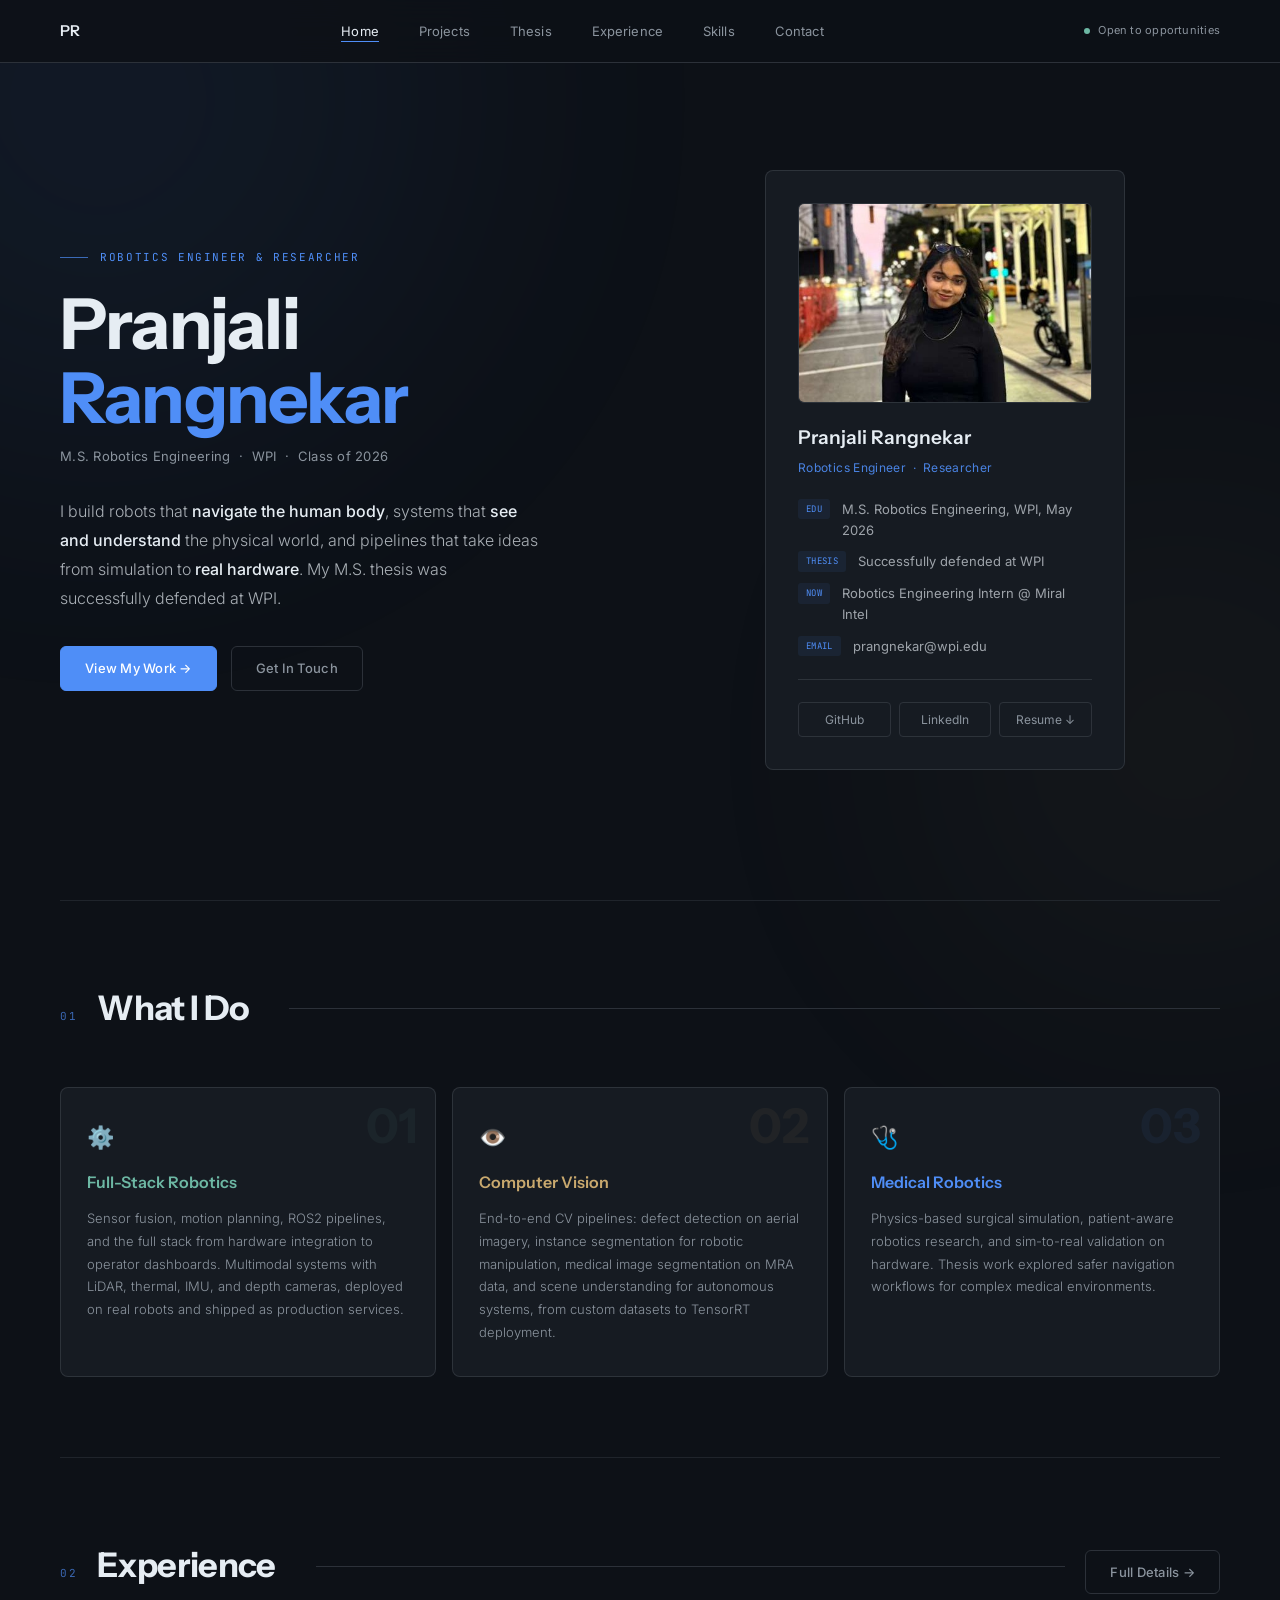
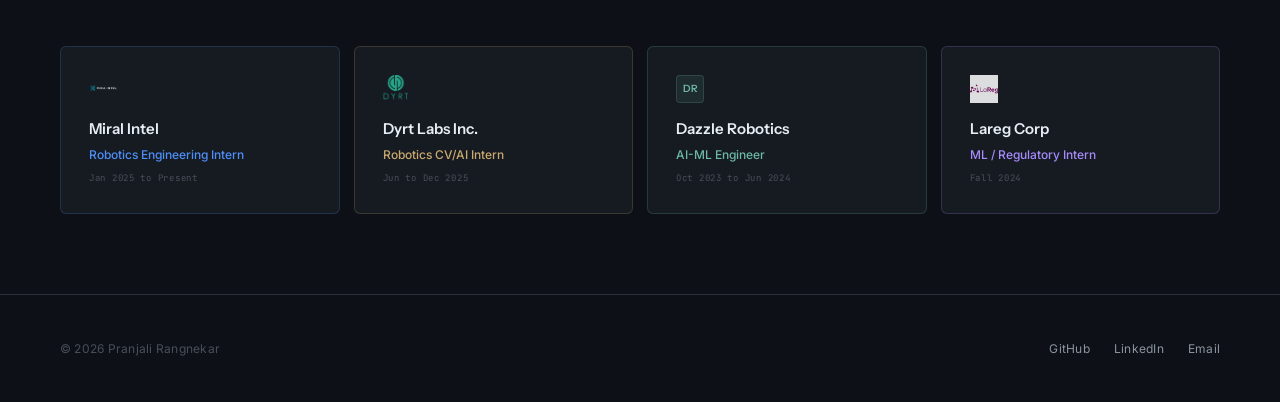
<file: index.html>
<!DOCTYPE html>
<html lang="en">
<head>
<meta charset="UTF-8">
<meta name="viewport" content="width=device-width, initial-scale=1.0">
<title>Pranjali Rangnekar | Robotics Engineer</title>
<link rel="stylesheet" href="css/style.css">
<style>
  /* ---- HERO ---- */
  .hero {
    min-height: 100vh;
    display: grid;
    grid-template-columns: 1fr 1fr;
    align-items: center;
    padding: 120px 60px 80px;
    gap: 60px;
    position: relative;
    z-index: 1;
  }
  .hero-eyebrow {
    font-family: 'JetBrains Mono', monospace;
    font-size: 11px;
    color: var(--accent);
    letter-spacing: 0.15em;
    text-transform: uppercase;
    margin-bottom: 22px;
    display: flex;
    align-items: center;
    gap: 12px;
    opacity: 0.85;
    animation: fadeUp 0.8s ease 0.2s both;
  }
  .hero-eyebrow::before { content: ''; width: 28px; height: 1px; background: var(--accent); opacity: 0.7; }
  .hero-name {
    font-family: 'Instrument Sans', sans-serif;
    font-size: clamp(44px, 5.5vw, 74px);
    font-weight: 700;
    line-height: 1.05;
    letter-spacing: -0.025em;
    margin-bottom: 10px;
    animation: fadeUp 0.8s ease 0.4s both;
  }
  .hero-name .grad {
    display: block;
    color: var(--accent);
  }
  .hero-subtitle {
    font-family: 'Inter', sans-serif;
    font-size: 13px;
    font-weight: 400;
    color: var(--text-muted);
    letter-spacing: 0.02em;
    margin-bottom: 30px;
    animation: fadeUp 0.8s ease 0.6s both;
  }
  .hero-bio {
    font-size: 16px;
    font-weight: 300;
    color: rgba(230,237,243,0.72);
    line-height: 1.8;
    max-width: 480px;
    margin-bottom: 34px;
    animation: fadeUp 0.8s ease 0.8s both;
  }
  .hero-bio strong { color: var(--text); font-weight: 500; }
  .hero-tags {
    display: flex;
    flex-wrap: wrap;
    gap: 8px;
    margin-bottom: 40px;
    animation: fadeUp 0.8s ease 1.0s both;
  }
  .hero-tag {
    font-family: 'Inter', sans-serif;
    font-size: 12px;
    font-weight: 400;
    padding: 5px 13px;
    border: 1px solid;
    border-radius: 4px;
    letter-spacing: 0.01em;
    transition: all 0.2s;
  }
  .hero-tag:hover { background: rgba(255,255,255,0.04); transform: translateY(-1px); }
  .hero-tag-blue  { border-color: rgba(79,142,247,0.3);   color: var(--accent); }
  .hero-tag-red   { border-color: rgba(201,169,110,0.3);  color: var(--accent2); }
  .hero-tag-green { border-color: rgba(109,184,164,0.3);  color: var(--accent3); }
  .hero-cta {
    display: flex;
    gap: 14px;
    animation: fadeUp 0.8s ease 1.2s both;
    align-items: flex-start;
  }
  .btn-dropdown { position: relative; }
  .btn-dropdown-menu {
    display: none;
    position: absolute;
    top: calc(100% + 8px);
    left: 0;
    background: var(--surface2);
    border: 1px solid var(--border);
    border-radius: 6px;
    overflow: hidden;
    min-width: 180px;
    z-index: 50;
    box-shadow: 0 12px 32px rgba(0,0,0,0.35);
  }
  .btn-dropdown:hover .btn-dropdown-menu,
  .btn-dropdown-menu:hover { display: block; }
  .btn-dropdown-menu a {
    display: block;
    padding: 12px 18px;
    font-family: 'Inter', sans-serif;
    font-size: 13px;
    font-weight: 400;
    color: var(--text-muted);
    text-decoration: none;
    border-bottom: 1px solid var(--border);
    transition: background 0.15s, color 0.15s;
    letter-spacing: 0.01em;
  }
  .btn-dropdown-menu a:last-child { border-bottom: none; }
  .btn-dropdown-menu a:hover { background: rgba(79,142,247,0.08); color: var(--text); }
  .btn-dropdown-menu a span {
    display: block;
    font-family: 'JetBrains Mono', monospace;
    font-size: 9px;
    color: var(--text-dim);
    letter-spacing: 0.1em;
    margin-top: 2px;
  }

  /* ---- PROFILE CARD ---- */
  .hero-right {
    display: flex;
    flex-direction: column;
    align-items: center;
    gap: 20px;
    animation: fadeIn 1s ease 0.6s both;
  }
  .profile-card {
    width: 100%;
    max-width: 360px;
    background: var(--surface);
    border: 1px solid var(--border);
    padding: 32px;
    position: relative;
    border-radius: 8px;
  }
  .profile-photo {
    width: 100%;
    height: 200px;
    border-radius: 6px;
    border: 1px solid var(--border);
    margin-bottom: 20px;
    overflow: hidden;
  }
  .profile-photo img {
    width: 100%; height: 100%;
    object-fit: cover;
    object-position: center top;
    display: block;
  }
  .profile-logos {
    display: flex;
    align-items: center;
    gap: 14px;
    flex-wrap: wrap;
    margin-top: 16px;
    padding-top: 16px;
    border-top: 1px solid var(--border);
  }
  .profile-logos img {
    height: 22px;
    width: auto;
    max-width: 80px;
    object-fit: contain;
    opacity: 0.7;
    filter: grayscale(20%);
    transition: opacity 0.2s;
  }
  .profile-logos img:hover { opacity: 1; }
  .profile-name { font-family: 'Instrument Sans', sans-serif; font-size: 19px; font-weight: 600; margin-bottom: 4px; }
  .profile-role { font-family: 'Inter', sans-serif; font-size: 12px; color: var(--accent); letter-spacing: 0.03em; margin-bottom: 22px; opacity: 0.9; }
  .profile-details { display: flex; flex-direction: column; gap: 11px; }
  .profile-detail { display: flex; align-items: flex-start; gap: 12px; font-size: 13px; color: rgba(230,237,243,0.65); }
  .detail-tag {
    font-family: 'JetBrains Mono', monospace;
    font-size: 9px;
    color: var(--accent);
    background: rgba(79,142,247,0.08);
    padding: 3px 8px;
    border-radius: 3px;
    white-space: nowrap;
    flex-shrink: 0;
    letter-spacing: 0.04em;
  }
  .profile-links {
    display: flex;
    gap: 8px;
    margin-top: 22px;
    padding-top: 22px;
    border-top: 1px solid var(--border);
  }
  .profile-links a {
    font-family: 'Inter', sans-serif;
    font-size: 12px;
    font-weight: 400;
    color: var(--text-muted);
    text-decoration: none;
    padding: 7px 14px;
    border: 1px solid var(--border);
    flex: 1;
    text-align: center;
    transition: all 0.2s;
    border-radius: 4px;
  }
  .profile-links a:hover { color: var(--text); border-color: rgba(79,142,247,0.35); background: rgba(79,142,247,0.05); }
  .stats-row {
    display: grid;
    grid-template-columns: repeat(3, 1fr);
    width: 100%;
    max-width: 360px;
    border: 1px solid var(--border);
    background: var(--surface);
    border-radius: 8px;
    overflow: hidden;
  }
  .stat { padding: 16px 10px; text-align: center; border-right: 1px solid var(--border); }
  .stat:last-child { border-right: none; }
  .stat-n { font-family: 'Instrument Sans', sans-serif; font-size: 26px; font-weight: 700; color: var(--accent); line-height: 1; margin-bottom: 5px; }
  .stat-l { font-family: 'Inter', sans-serif; font-size: 10px; color: var(--text-dim); letter-spacing: 0.03em; line-height: 1.4; }

  /* ---- SPECIALIZATIONS ---- */
  .spec-grid { display: grid; grid-template-columns: repeat(3, 1fr); gap: 16px; }
  .spec-card {
    background: var(--surface);
    border: 1px solid var(--border);
    padding: 32px 26px;
    border-radius: 8px;
    position: relative;
    overflow: hidden;
    transition: border-color 0.3s, box-shadow 0.3s;
  }
  .spec-card::before {
    content: '';
    position: absolute;
    top: 0; left: 0; right: 0;
    height: 2px;
    background: var(--sc-accent, var(--accent));
    opacity: 0;
    transition: opacity 0.3s;
  }
  .spec-card:hover { border-color: rgba(79,142,247,0.2); box-shadow: 0 8px 30px rgba(0,0,0,0.2); }
  .spec-card:hover::before { opacity: 1; }
  .spec-bg-num {
    font-family: 'Instrument Sans', sans-serif;
    font-size: 48px;
    font-weight: 700;
    color: var(--sc-accent, var(--accent));
    opacity: 0.06;
    position: absolute;
    top: 14px; right: 18px;
    line-height: 1;
  }
  .spec-icon { font-size: 22px; margin-bottom: 14px; display: block; }
  .spec-title { font-family: 'Instrument Sans', sans-serif; font-size: 16px; font-weight: 600; margin-bottom: 12px; }
  .spec-desc { font-size: 13px; color: var(--text-muted); line-height: 1.75; font-weight: 300; }

  /* ---- PROJECTS PREVIEW ---- */
  .projects-row { display: grid; grid-template-columns: repeat(3, 1fr); gap: 16px; }
  .proj-preview {
    background: var(--surface);
    border: 1px solid var(--border);
    padding: 26px;
    text-decoration: none;
    color: inherit;
    display: block;
    transition: all 0.3s;
    position: relative;
    border-radius: 8px;
  }
  .proj-preview:hover { border-color: rgba(79,142,247,0.3); transform: translateY(-3px); box-shadow: 0 16px 40px rgba(0,0,0,0.3); }
  .proj-cat { font-family: 'JetBrains Mono', monospace; font-size: 9px; color: var(--pp-color, var(--accent)); letter-spacing: 0.12em; text-transform: uppercase; margin-bottom: 12px; opacity: 0.85; }
  .proj-title { font-family: 'Instrument Sans', sans-serif; font-size: 16px; font-weight: 600; margin-bottom: 10px; line-height: 1.3; }
  .proj-desc { font-size: 13px; color: var(--text-muted); line-height: 1.65; margin-bottom: 18px; font-weight: 300; }
  .proj-arrow { position: absolute; top: 18px; right: 18px; opacity: 0.2; color: var(--pp-color, var(--accent)); font-size: 14px; transition: all 0.2s; }
  .proj-preview:hover .proj-arrow { opacity: 0.8; transform: translate(2px, -2px); }

  @keyframes fadeUp  { from { opacity: 0; transform: translateY(20px); } to { opacity: 1; transform: translateY(0); } }
  @keyframes fadeIn  { from { opacity: 0; } to { opacity: 1; } }

  @media (max-width: 900px) {
    .hero { grid-template-columns: 1fr; padding: 100px 24px 60px; }
    .hero-right { display: none; }
    .spec-grid { grid-template-columns: 1fr; }
    .projects-row { grid-template-columns: 1fr; }
  }
</style>
</head>
<body>

<div class="orb orb-1"></div>
<div class="orb orb-2"></div>

<nav>
  <a href="index.html" class="nav-logo">PR</a>
  <ul class="nav-links">
    <li><a href="index.html" class="active">Home</a></li>
    <li><a href="cv-projects.html">Projects</a></li>
    <li><a href="thesis.html">Thesis</a></li>
    <li><a href="experience.html">Experience</a></li>
    <li><a href="hardware.html">Skills</a></li>
    <li><a href="mailto:prangnekar@wpi.edu">Contact</a></li>
  </ul>
  <div class="nav-status">
    <div class="status-dot"></div>
    Open to opportunities
  </div>
</nav>

<!-- HERO -->
<section class="hero">
  <div>
    <div class="hero-eyebrow">Robotics Engineer &amp; Researcher</div>
    <h1 class="hero-name">
      Pranjali
      <span class="grad">Rangnekar</span>
    </h1>
    <div class="hero-subtitle">M.S. Robotics Engineering &nbsp;·&nbsp; WPI &nbsp;·&nbsp; Class of 2026</div>
    <p class="hero-bio">
      I build robots that <strong>navigate the human body</strong>, systems that <strong>see and understand</strong> the physical world, and pipelines that take ideas from simulation to <strong>real hardware</strong>. My M.S. thesis was successfully defended at WPI.
    </p>
    <div class="hero-cta">
      <a href="cv-projects.html" class="btn btn-primary">View My Work →</a>
      <a href="mailto:prangnekar@wpi.edu" class="btn btn-outline">Get In Touch</a>
    </div>
  </div>

  <div class="hero-right">
    <div class="profile-card">
      <div class="profile-photo">
        <img src="images/profile.jpeg" alt="Pranjali Rangnekar">
      </div>
      <div class="profile-name">Pranjali Rangnekar</div>
      <div class="profile-role">Robotics Engineer &nbsp;·&nbsp; Researcher</div>
      <div class="profile-details">
        <div class="profile-detail"><span class="detail-tag">EDU</span>M.S. Robotics Engineering, WPI, May 2026</div>
        <div class="profile-detail"><span class="detail-tag">THESIS</span>Successfully defended at WPI</div>
        <div class="profile-detail"><span class="detail-tag">NOW</span>Robotics Engineering Intern @ Miral Intel</div>
        <div class="profile-detail"><span class="detail-tag">EMAIL</span>prangnekar@wpi.edu</div>
      </div>
      <div class="profile-links">
        <a href="https://github.com/pranjalirangnekar" target="_blank">GitHub</a>
        <a href="#" target="_blank">LinkedIn</a>
        <a href="resources/Pranjali_Rangnekar_General_Robotics.pdf" download="Pranjali_Rangnekar_Resume.pdf">Resume ↓</a>
      </div>
    </div>
  </div>
</section>

<div class="section-divider"><div class="divider-line"></div></div>

<!-- WHAT I DO -->
<section class="section">
  <div class="section-header fade-in">
    <span class="section-num">01</span>
    <h2 class="section-title">What I Do</h2>
    <div class="section-line"></div>
  </div>
  <div class="spec-grid">
    <div class="spec-card fade-in" style="--sc-accent:#6db8a4">
      <span class="spec-bg-num">01</span>
      <span class="spec-icon">⚙️</span>
      <div class="spec-title" style="color:var(--accent3)">Full-Stack Robotics</div>
      <p class="spec-desc">Sensor fusion, motion planning, ROS2 pipelines, and the full stack from hardware integration to operator dashboards. Multimodal systems with LiDAR, thermal, IMU, and depth cameras, deployed on real robots and shipped as production services.</p>
    </div>
    <div class="spec-card fade-in" style="--sc-accent:#c9a96e">
      <span class="spec-bg-num">02</span>
      <span class="spec-icon">👁️</span>
      <div class="spec-title" style="color:var(--accent2)">Computer Vision</div>
      <p class="spec-desc">End-to-end CV pipelines: defect detection on aerial imagery, instance segmentation for robotic manipulation, medical image segmentation on MRA data, and scene understanding for autonomous systems, from custom datasets to TensorRT deployment.</p>
    </div>
    <div class="spec-card fade-in" style="--sc-accent:#4f8ef7">
      <span class="spec-bg-num">03</span>
      <span class="spec-icon">🩺</span>
      <div class="spec-title" style="color:var(--accent)">Medical Robotics</div>
      <p class="spec-desc">Physics-based surgical simulation, patient-aware robotics research, and sim-to-real validation on hardware. Thesis work explored safer navigation workflows for complex medical environments.</p>
    </div>
  </div>
</section>

<div class="section-divider"><div class="divider-line"></div></div>

<!-- QUICK EX STRIP -->
<section class="section">
  <div class="section-header fade-in">
    <span class="section-num">02</span>
    <h2 class="section-title">Experience</h2>
    <div class="section-line"></div>
    <a href="experience.html" class="btn btn-outline" style="margin-left:auto;white-space:nowrap">Full Details →</a>
  </div>
  <div style="display:grid;grid-template-columns:repeat(4,1fr);gap:14px;">

    <div class="card fade-in" style="border-color:rgba(79,142,247,0.2)">
      <div style="display:flex;align-items:center;gap:12px;margin-bottom:14px">
        <img src="images/mira_intel_logo.png" alt="Miral Intel" style="height:28px;width:auto;max-width:72px;object-fit:contain;opacity:0.85">
      </div>
      <div style="font-family:'Instrument Sans',sans-serif;font-size:15px;font-weight:600;margin-bottom:4px">Miral Intel</div>
      <div style="font-family:'Inter',sans-serif;font-size:12px;color:var(--accent);margin-bottom:6px;font-weight:500">Robotics Engineering Intern</div>
      <div style="font-family:'JetBrains Mono',monospace;font-size:9px;color:var(--text-dim);letter-spacing:.08em">Jan 2025 to Present</div>
    </div>

    <div class="card fade-in" style="border-color:rgba(201,169,110,0.2)">
      <div style="display:flex;align-items:center;gap:12px;margin-bottom:14px">
        <img src="images/Dyrt_Labs_Inc_logo.png" alt="Dyrt Labs" style="height:28px;width:auto;max-width:72px;object-fit:contain;opacity:0.85">
      </div>
      <div style="font-family:'Instrument Sans',sans-serif;font-size:15px;font-weight:600;margin-bottom:4px">Dyrt Labs Inc.</div>
      <div style="font-family:'Inter',sans-serif;font-size:12px;color:var(--accent2);margin-bottom:6px;font-weight:500">Robotics CV/AI Intern</div>
      <div style="font-family:'JetBrains Mono',monospace;font-size:9px;color:var(--text-dim);letter-spacing:.08em">Jun to Dec 2025</div>
    </div>

    <div class="card fade-in" style="border-color:rgba(109,184,164,0.2)">
      <div style="display:flex;align-items:center;gap:12px;margin-bottom:14px">
        <div style="height:28px;width:28px;background:rgba(109,184,164,0.1);border:1px solid rgba(109,184,164,0.2);border-radius:4px;display:flex;align-items:center;justify-content:center;font-family:'Instrument Sans',sans-serif;font-size:10px;font-weight:600;color:#6db8a4">DR</div>
      </div>
      <div style="font-family:'Instrument Sans',sans-serif;font-size:15px;font-weight:600;margin-bottom:4px">Dazzle Robotics</div>
      <div style="font-family:'Inter',sans-serif;font-size:12px;color:var(--accent3);margin-bottom:6px;font-weight:500">AI-ML Engineer</div>
      <div style="font-family:'JetBrains Mono',monospace;font-size:9px;color:var(--text-dim);letter-spacing:.08em">Oct 2023 to Jun 2024</div>
    </div>

    <div class="card fade-in" style="border-color:rgba(167,139,250,0.2)">
      <div style="display:flex;align-items:center;gap:12px;margin-bottom:14px">
        <img src="images/lareg_corp_logo.jpg" alt="Lareg Corp" style="height:28px;width:auto;max-width:72px;object-fit:contain;opacity:0.85">
      </div>
      <div style="font-family:'Instrument Sans',sans-serif;font-size:15px;font-weight:600;margin-bottom:4px">Lareg Corp</div>
      <div style="font-family:'Inter',sans-serif;font-size:12px;color:var(--accent4);margin-bottom:6px;font-weight:500">ML / Regulatory Intern</div>
      <div style="font-family:'JetBrains Mono',monospace;font-size:9px;color:var(--text-dim);letter-spacing:.08em">Fall 2024</div>
    </div>

  </div>
</section>

<footer>
  <div class="footer-left">© 2026 Pranjali Rangnekar</div>
  <div class="footer-links">
    <a href="https://github.com/pranjalirangnekar" class="footer-link" target="_blank">GitHub</a>
    <a href="#" class="footer-link">LinkedIn</a>
    <a href="mailto:prangnekar@wpi.edu" class="footer-link">Email</a>
  </div>
</footer>

<script src="js/main.js"></script>
</body>
</html>
</file>
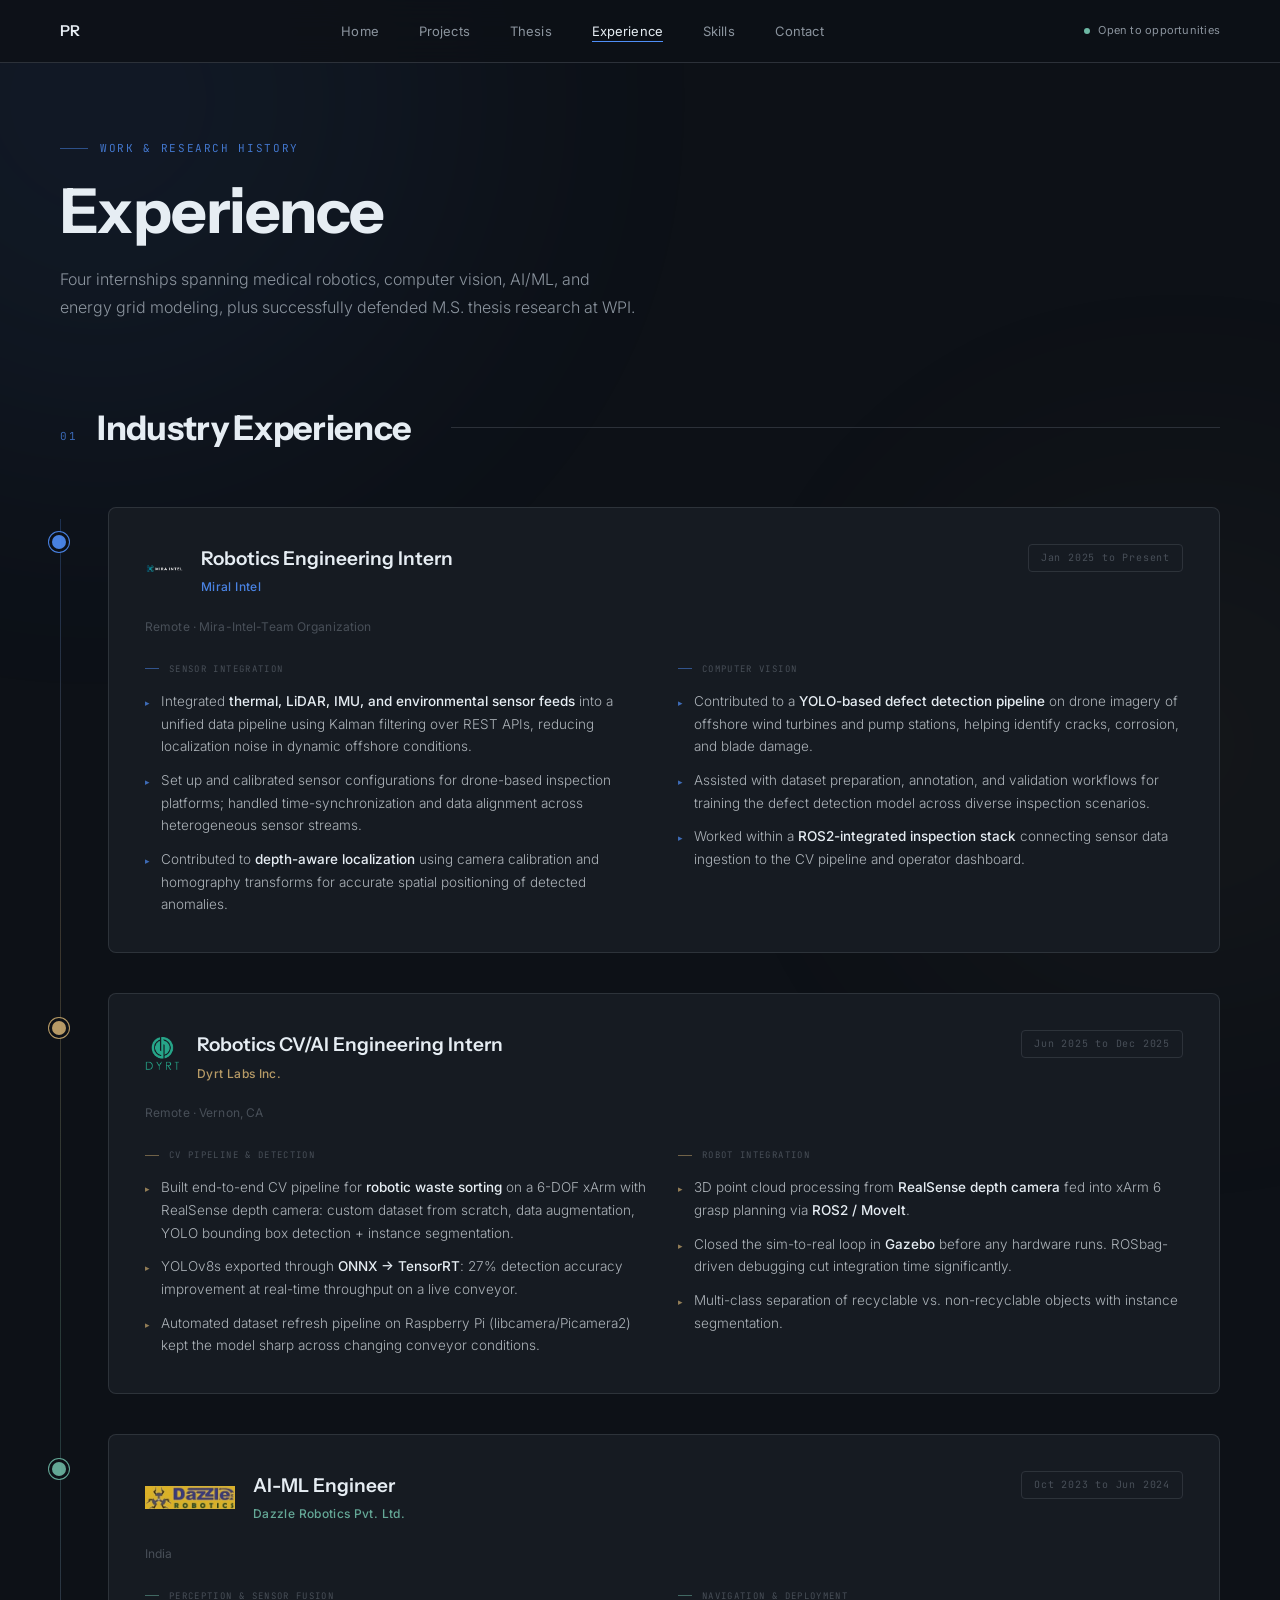
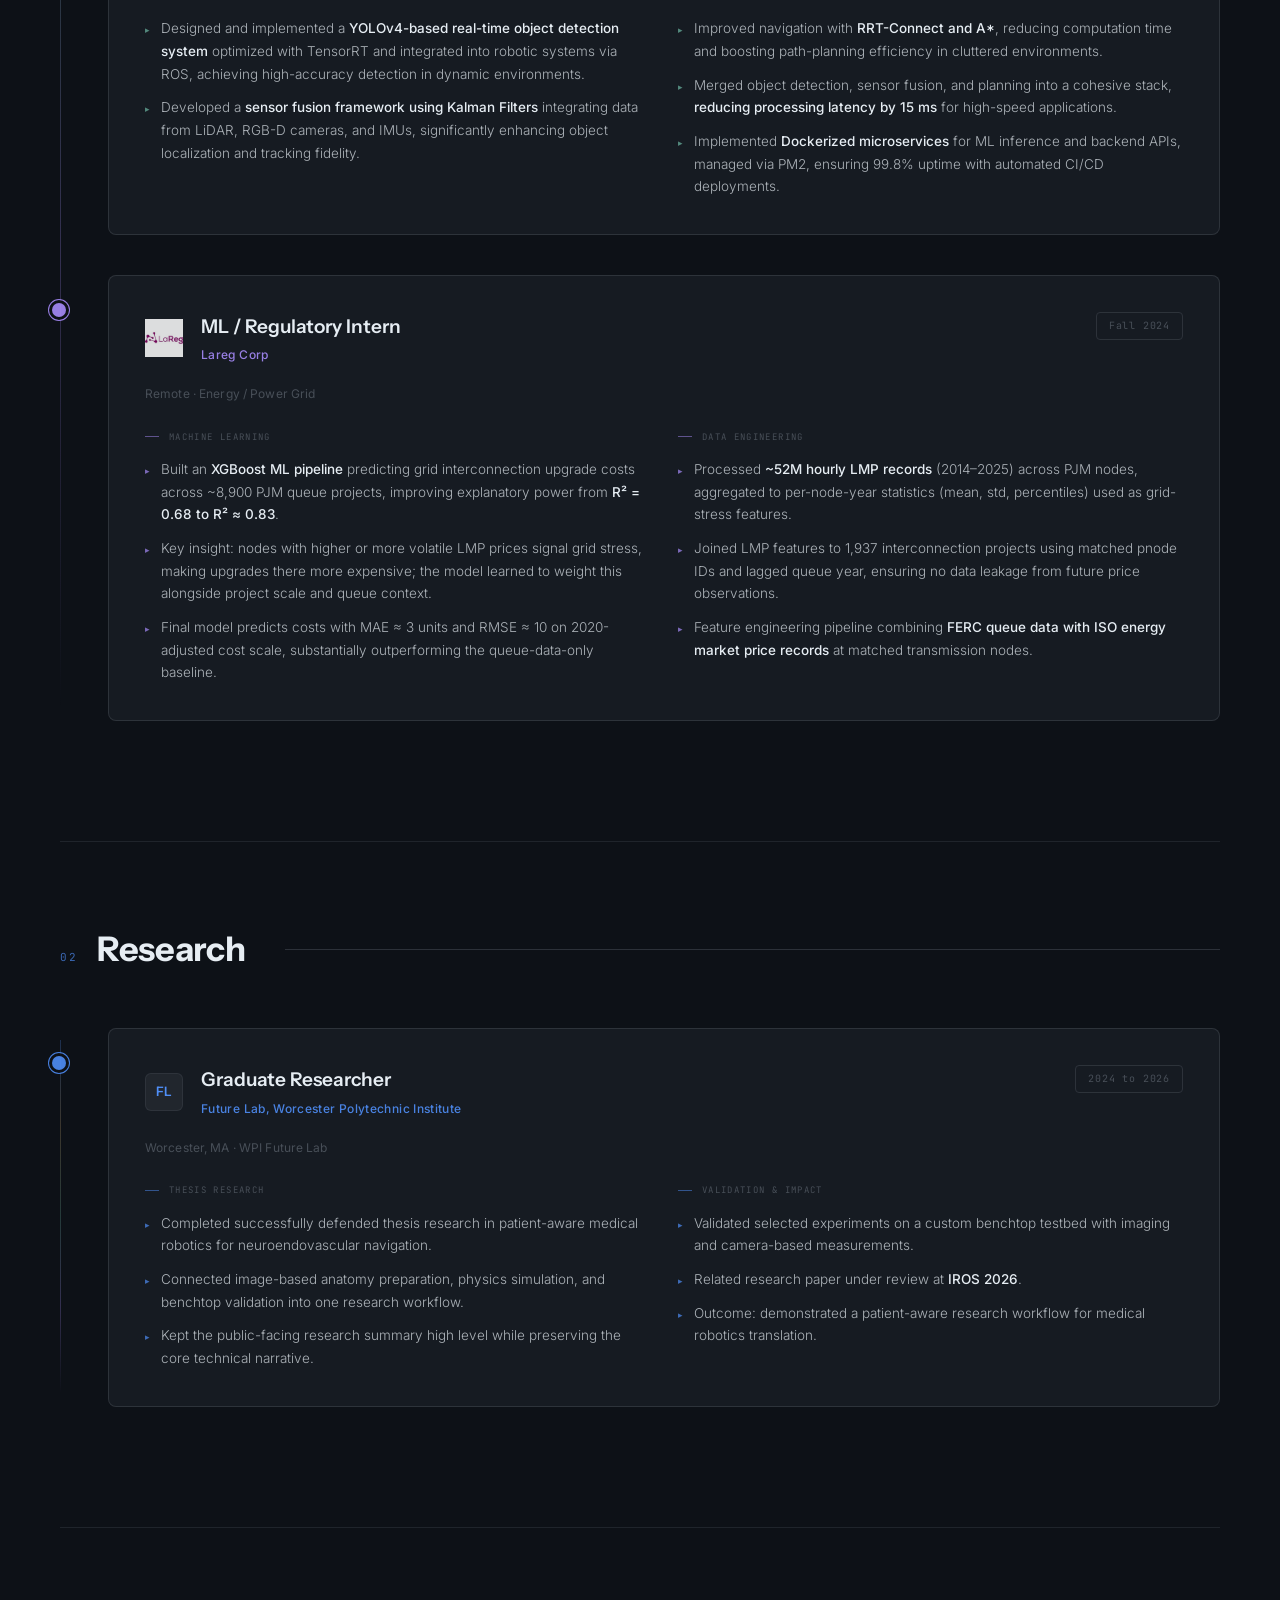
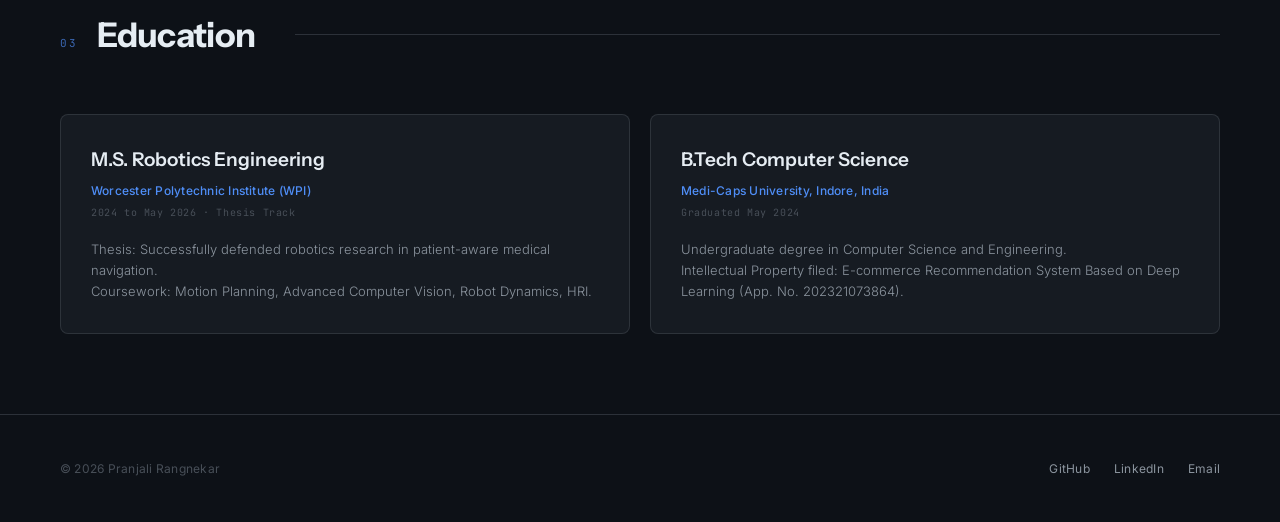
<file: experience.html>
<!DOCTYPE html>
<html lang="en">
<head>
<meta charset="UTF-8">
<meta name="viewport" content="width=device-width, initial-scale=1.0">
<title>Experience | Pranjali Rangnekar</title>
<link rel="stylesheet" href="css/style.css">
<style>
  /* TIMELINE */
  .timeline-wrap { padding-left: 48px; position: relative; }
  .timeline-wrap::before {
    content: '';
    position: absolute;
    left: 0; top: 12px; bottom: 12px;
    width: 1px;
    background: linear-gradient(180deg, #4f8ef7, #c9a96e, #6db8a4, #a78bfa, transparent);
    opacity: 0.25;
  }

  .exp-block {
    position: relative;
    margin-bottom: 40px;
  }
  .exp-dot {
    position: absolute;
    left: -56px;
    top: 28px;
    width: 14px; height: 14px;
    background: var(--ed-color, var(--accent));
    border-radius: 50%;
    box-shadow: 0 0 0 3px var(--bg), 0 0 0 4px var(--ed-color, var(--accent));
    opacity: 0.9;
  }

  .exp-card {
    background: var(--surface);
    border: 1px solid var(--border);
    padding: 36px;
    position: relative;
    overflow: hidden;
    border-radius: 8px;
    transition: border-color 0.3s;
  }
  .exp-card:hover { border-color: rgba(79,142,247,0.25); }
  .exp-card::before {
    content: '';
    position: absolute;
    top: 0; left: 0;
    width: 100%; height: 2px;
    background: var(--ed-color, var(--accent));
    transform: scaleX(0);
    transform-origin: left;
    transition: transform 0.4s;
    opacity: 0.7;
  }
  .exp-card:hover::before { transform: scaleX(1); }

  .exp-header {
    display: flex;
    align-items: flex-start;
    justify-content: space-between;
    gap: 20px;
    margin-bottom: 20px;
    flex-wrap: wrap;
  }
  .exp-header-left { display: flex; align-items: center; gap: 18px; }
  .exp-logo {
    height: 38px;
    width: auto;
    max-width: 90px;
    object-fit: contain;
    opacity: 0.85;
    flex-shrink: 0;
  }
  .exp-logo-placeholder {
    height: 38px;
    width: 38px;
    background: rgba(255,255,255,0.05);
    border: 1px solid var(--border);
    border-radius: 6px;
    display: flex;
    align-items: center;
    justify-content: center;
    font-family: 'Instrument Sans', sans-serif;
    font-size: 13px;
    font-weight: 600;
    color: var(--ed-color, var(--accent));
    flex-shrink: 0;
  }
  .exp-title {
    font-family: 'Instrument Sans', sans-serif;
    font-size: 19px;
    font-weight: 600;
    margin-bottom: 3px;
  }
  .exp-period {
    font-family: 'JetBrains Mono', monospace;
    font-size: 10px;
    color: var(--text-dim);
    letter-spacing: 0.08em;
    padding: 5px 12px;
    border: 1px solid var(--border);
    white-space: nowrap;
    align-self: flex-start;
    border-radius: 4px;
  }
  .exp-company {
    font-family: 'Inter', sans-serif;
    font-size: 12px;
    color: var(--ed-color, var(--accent));
    letter-spacing: 0.03em;
    font-weight: 500;
    opacity: 0.9;
  }
  .exp-location {
    font-family: 'Inter', sans-serif;
    font-size: 12px;
    color: var(--text-dim);
    letter-spacing: 0.01em;
    margin-bottom: 26px;
    margin-top: 3px;
  }

  .exp-grid { display: grid; grid-template-columns: 1fr 1fr; gap: 28px; }
  .exp-col-title {
    font-family: 'JetBrains Mono', monospace;
    font-size: 9px;
    color: var(--text-dim);
    letter-spacing: 0.15em;
    text-transform: uppercase;
    margin-bottom: 14px;
    display: flex;
    align-items: center;
    gap: 10px;
  }
  .exp-col-title::before { content: ''; width: 14px; height: 1px; background: var(--ed-color, var(--accent)); opacity: 0.5; }

  .exp-bullets { list-style: none; display: flex; flex-direction: column; gap: 11px; }
  .exp-bullets li {
    font-size: 13.5px;
    color: rgba(230,237,243,0.72);
    padding-left: 16px;
    position: relative;
    line-height: 1.68;
    font-weight: 300;
  }
  .exp-bullets li::before { content: '▸'; position: absolute; left: 0; color: var(--ed-color, var(--accent)); font-size: 9px; top: 5px; opacity: 0.7; }
  .exp-bullets li strong { color: var(--text); font-weight: 500; }

  /* Education block */
  .edu-grid { display: grid; grid-template-columns: repeat(2,1fr); gap: 20px; }
  .edu-card {
    background: var(--surface);
    border: 1px solid var(--border);
    padding: 30px;
    border-radius: 8px;
    transition: border-color 0.3s;
  }
  .edu-card:hover { border-color: rgba(79,142,247,0.2); }
  .edu-degree { font-family: 'Instrument Sans', sans-serif; font-size: 19px; font-weight: 600; margin-bottom: 6px; }
  .edu-school { font-family: 'Inter', sans-serif; font-size: 12px; color: var(--accent); letter-spacing: 0.02em; margin-bottom: 4px; font-weight: 500; }
  .edu-period { font-family: 'JetBrains Mono', monospace; font-size: 10px; color: var(--text-dim); letter-spacing: 0.06em; margin-bottom: 18px; }
  .edu-detail { font-size: 13px; color: var(--text-muted); line-height: 1.65; font-weight: 300; }

  /* Skills section */
  .skills-grid { display: grid; grid-template-columns: repeat(2,1fr); gap: 16px; }
  .skill-group { background: var(--surface); border: 1px solid var(--border); padding: 26px; border-radius: 8px; }
  .sg-title {
    font-family: 'JetBrains Mono', monospace;
    font-size: 9px;
    color: var(--sg-color, var(--accent));
    letter-spacing: 0.14em;
    text-transform: uppercase;
    margin-bottom: 14px;
    display: flex;
    align-items: center;
    gap: 10px;
    opacity: 0.85;
  }
  .sg-title::before { content: ''; width: 14px; height: 1px; background: var(--sg-color, var(--accent)); }
  .sg-tags { display: flex; flex-wrap: wrap; gap: 7px; }

  @media (max-width: 900px) {
    .timeline-wrap { padding-left: 28px; }
    .exp-grid { grid-template-columns: 1fr; }
    .edu-grid, .skills-grid { grid-template-columns: 1fr; }
  }
</style>
</head>
<body>

<div class="orb orb-1"></div>
<div class="orb orb-2"></div>

<nav>
  <a href="index.html" class="nav-logo">PR</a>
  <ul class="nav-links">
    <li><a href="index.html">Home</a></li>
    <li><a href="cv-projects.html">Projects</a></li>
    <li><a href="thesis.html">Thesis</a></li>
    <li><a href="experience.html" class="active">Experience</a></li>
    <li><a href="hardware.html">Skills</a></li>
    <li><a href="mailto:prangnekar@wpi.edu">Contact</a></li>
  </ul>
  <div class="nav-status"><div class="status-dot"></div>Open to opportunities</div>
</nav>

<div class="page-content">
  <div class="page-hero">
    <div class="page-hero-eyebrow">Work &amp; Research History</div>
    <h1 class="page-hero-title">Experience</h1>
    <p class="page-hero-sub">Four internships spanning medical robotics, computer vision, AI/ML, and energy grid modeling, plus successfully defended M.S. thesis research at WPI.</p>
  </div>

  <!-- INTERNSHIPS -->
  <section class="section" style="padding-top:0">
    <div class="section-header fade-in">
      <span class="section-num">01</span>
      <h2 class="section-title">Industry Experience</h2>
      <div class="section-line"></div>
    </div>

    <div class="timeline-wrap">

      <!-- Miral Intel -->
      <div class="exp-block fade-in" style="--ed-color:#4f8ef7">
        <div class="exp-dot"></div>
        <div class="exp-card">
          <div class="exp-header">
            <div class="exp-header-left">
              <img src="images/mira_intel_logo.png" alt="Miral Intel" class="exp-logo">
              <div>
                <div class="exp-title">Robotics Engineering Intern</div>
                <div class="exp-company">Miral Intel</div>
              </div>
            </div>
            <div class="exp-period">Jan 2025 to Present</div>
          </div>
          <div class="exp-location">Remote · Mira-Intel-Team Organization</div>
          <div class="exp-grid">
            <div>
              <div class="exp-col-title">Sensor Integration</div>
              <ul class="exp-bullets">
                <li>Integrated <strong>thermal, LiDAR, IMU, and environmental sensor feeds</strong> into a unified data pipeline using Kalman filtering over REST APIs, reducing localization noise in dynamic offshore conditions.</li>
                <li>Set up and calibrated sensor configurations for drone-based inspection platforms; handled time-synchronization and data alignment across heterogeneous sensor streams.</li>
                <li>Contributed to <strong>depth-aware localization</strong> using camera calibration and homography transforms for accurate spatial positioning of detected anomalies.</li>
              </ul>
            </div>
            <div>
              <div class="exp-col-title">Computer Vision</div>
              <ul class="exp-bullets">
                <li>Contributed to a <strong>YOLO-based defect detection pipeline</strong> on drone imagery of offshore wind turbines and pump stations, helping identify cracks, corrosion, and blade damage.</li>
                <li>Assisted with dataset preparation, annotation, and validation workflows for training the defect detection model across diverse inspection scenarios.</li>
                <li>Worked within a <strong>ROS2-integrated inspection stack</strong> connecting sensor data ingestion to the CV pipeline and operator dashboard.</li>
              </ul>
            </div>
          </div>
        </div>
      </div>

      <!-- Dyrt Labs -->
      <div class="exp-block fade-in" style="--ed-color:#c9a96e">
        <div class="exp-dot"></div>
        <div class="exp-card">
          <div class="exp-header">
            <div class="exp-header-left">
              <img src="images/Dyrt_Labs_Inc_logo.png" alt="Dyrt Labs" class="exp-logo">
              <div>
                <div class="exp-title">Robotics CV/AI Engineering Intern</div>
                <div class="exp-company">Dyrt Labs Inc.</div>
              </div>
            </div>
            <div class="exp-period">Jun 2025 to Dec 2025</div>
          </div>
          <div class="exp-location">Remote · Vernon, CA</div>
          <div class="exp-grid">
            <div>
              <div class="exp-col-title">CV Pipeline &amp; Detection</div>
              <ul class="exp-bullets">
                <li>Built end-to-end CV pipeline for <strong>robotic waste sorting</strong> on a 6-DOF xArm with RealSense depth camera: custom dataset from scratch, data augmentation, YOLO bounding box detection + instance segmentation.</li>
                <li>YOLOv8s exported through <strong>ONNX → TensorRT</strong>: 27% detection accuracy improvement at real-time throughput on a live conveyor.</li>
                <li>Automated dataset refresh pipeline on Raspberry Pi (libcamera/Picamera2) kept the model sharp across changing conveyor conditions.</li>
              </ul>
            </div>
            <div>
              <div class="exp-col-title">Robot Integration</div>
              <ul class="exp-bullets">
                <li>3D point cloud processing from <strong>RealSense depth camera</strong> fed into xArm 6 grasp planning via <strong>ROS2 / MoveIt</strong>.</li>
                <li>Closed the sim-to-real loop in <strong>Gazebo</strong> before any hardware runs. ROSbag-driven debugging cut integration time significantly.</li>
                <li>Multi-class separation of recyclable vs. non-recyclable objects with instance segmentation.</li>
              </ul>
            </div>
          </div>
        </div>
      </div>

      <!-- Dazzle Robotics -->
      <div class="exp-block fade-in" style="--ed-color:#6db8a4">
        <div class="exp-dot"></div>
        <div class="exp-card">
          <div class="exp-header">
            <div class="exp-header-left">
              <img src="images/dazzle_logo.jpg" alt="Dazzle Robotics" class="exp-logo">
              <div>
                <div class="exp-title">AI-ML Engineer</div>
                <div class="exp-company">Dazzle Robotics Pvt. Ltd.</div>
              </div>
            </div>
            <div class="exp-period">Oct 2023 to Jun 2024</div>
          </div>
          <div class="exp-location">India</div>
          <div class="exp-grid">
            <div>
              <div class="exp-col-title">Perception &amp; Sensor Fusion</div>
              <ul class="exp-bullets">
                <li>Designed and implemented a <strong>YOLOv4-based real-time object detection system</strong> optimized with TensorRT and integrated into robotic systems via ROS, achieving high-accuracy detection in dynamic environments.</li>
                <li>Developed a <strong>sensor fusion framework using Kalman Filters</strong> integrating data from LiDAR, RGB-D cameras, and IMUs, significantly enhancing object localization and tracking fidelity.</li>
              </ul>
            </div>
            <div>
              <div class="exp-col-title">Navigation &amp; Deployment</div>
              <ul class="exp-bullets">
                <li>Improved navigation with <strong>RRT-Connect and A*</strong>, reducing computation time and boosting path-planning efficiency in cluttered environments.</li>
                <li>Merged object detection, sensor fusion, and planning into a cohesive stack, <strong>reducing processing latency by 15 ms</strong> for high-speed applications.</li>
                <li>Implemented <strong>Dockerized microservices</strong> for ML inference and backend APIs, managed via PM2, ensuring 99.8% uptime with automated CI/CD deployments.</li>
              </ul>
            </div>
          </div>
        </div>
      </div>

      <!-- Lareg Corp -->
      <div class="exp-block fade-in" style="--ed-color:#a78bfa">
        <div class="exp-dot"></div>
        <div class="exp-card">
          <div class="exp-header">
            <div class="exp-header-left">
              <img src="images/lareg_corp_logo.jpg" alt="Lareg Corp" class="exp-logo">
              <div>
                <div class="exp-title">ML / Regulatory Intern</div>
                <div class="exp-company">Lareg Corp</div>
              </div>
            </div>
            <div class="exp-period">Fall 2024</div>
          </div>
          <div class="exp-location">Remote · Energy / Power Grid</div>
          <div class="exp-grid">
            <div>
              <div class="exp-col-title">Machine Learning</div>
              <ul class="exp-bullets">
                <li>Built an <strong>XGBoost ML pipeline</strong> predicting grid interconnection upgrade costs across ~8,900 PJM queue projects, improving explanatory power from <strong>R² = 0.68 to R² ≈ 0.83</strong>.</li>
                <li>Key insight: nodes with higher or more volatile LMP prices signal grid stress, making upgrades there more expensive; the model learned to weight this alongside project scale and queue context.</li>
                <li>Final model predicts costs with MAE ≈ 3 units and RMSE ≈ 10 on 2020-adjusted cost scale, substantially outperforming the queue-data-only baseline.</li>
              </ul>
            </div>
            <div>
              <div class="exp-col-title">Data Engineering</div>
              <ul class="exp-bullets">
                <li>Processed <strong>~52M hourly LMP records</strong> (2014–2025) across PJM nodes, aggregated to per-node-year statistics (mean, std, percentiles) used as grid-stress features.</li>
                <li>Joined LMP features to 1,937 interconnection projects using matched pnode IDs and lagged queue year, ensuring no data leakage from future price observations.</li>
                <li>Feature engineering pipeline combining <strong>FERC queue data with ISO energy market price records</strong> at matched transmission nodes.</li>
              </ul>
            </div>
          </div>
        </div>
      </div>

    </div>
  </section>

  <div class="section-divider"><div class="divider-line"></div></div>

  <!-- RESEARCH -->
  <section class="section">
    <div class="section-header fade-in">
      <span class="section-num">02</span>
      <h2 class="section-title">Research</h2>
      <div class="section-line"></div>
    </div>

    <div class="timeline-wrap">
      <div class="exp-block fade-in" style="--ed-color:#4f8ef7">
        <div class="exp-dot"></div>
        <div class="exp-card">
          <div class="exp-header">
            <div class="exp-header-left">
              <div class="exp-logo-placeholder" style="--ed-color:#4f8ef7">FL</div>
              <div>
                <div class="exp-title">Graduate Researcher</div>
                <div class="exp-company"><a href="https://future-lab.wpi.edu/" target="_blank" style="color:inherit;text-decoration:none">Future Lab, Worcester Polytechnic Institute</a></div>
              </div>
            </div>
            <div class="exp-period">2024 to 2026</div>
          </div>
          <div class="exp-location">Worcester, MA · WPI Future Lab</div>
          <div class="exp-grid">
            <div>
              <div class="exp-col-title">Thesis Research</div>
              <ul class="exp-bullets">
                <li>Completed successfully defended thesis research in patient-aware medical robotics for neuroendovascular navigation.</li>
                <li>Connected image-based anatomy preparation, physics simulation, and benchtop validation into one research workflow.</li>
                <li>Kept the public-facing research summary high level while preserving the core technical narrative.</li>
              </ul>
            </div>
            <div>
              <div class="exp-col-title">Validation &amp; Impact</div>
              <ul class="exp-bullets">
                <li>Validated selected experiments on a custom benchtop testbed with imaging and camera-based measurements.</li>
                <li>Related research paper under review at <strong>IROS 2026</strong>.</li>
                <li>Outcome: demonstrated a patient-aware research workflow for medical robotics translation.</li>
              </ul>
            </div>
          </div>
        </div>
      </div>
    </div>
  </section>

  <div class="section-divider"><div class="divider-line"></div></div>

  <!-- EDUCATION -->
  <section class="section">
    <div class="section-header fade-in">
      <span class="section-num">03</span>
      <h2 class="section-title">Education</h2>
      <div class="section-line"></div>
    </div>
    <div class="edu-grid">
      <div class="edu-card fade-in">
        <div class="edu-degree">M.S. Robotics Engineering</div>
        <div class="edu-school">Worcester Polytechnic Institute (WPI)</div>
        <div class="edu-period">2024 to May 2026 · Thesis Track</div>
        <div class="edu-detail">
          Thesis: Successfully defended robotics research in patient-aware medical navigation.<br>
          Coursework: Motion Planning, Advanced Computer Vision, Robot Dynamics, HRI.
        </div>
      </div>
      <div class="edu-card fade-in">
        <div class="edu-degree">B.Tech Computer Science</div>
        <div class="edu-school">Medi-Caps University, Indore, India</div>
        <div class="edu-period">Graduated May 2024</div>
        <div class="edu-detail">
          Undergraduate degree in Computer Science and Engineering.<br>
          Intellectual Property filed: E-commerce Recommendation System Based on Deep Learning (App. No. 202321073864).
        </div>
      </div>
    </div>
  </section>

</div>

<footer>
  <div class="footer-left">© 2026 Pranjali Rangnekar</div>
  <div class="footer-links">
    <a href="https://github.com/pranjalirangnekar" class="footer-link" target="_blank">GitHub</a>
    <a href="#" class="footer-link">LinkedIn</a>
    <a href="mailto:prangnekar@wpi.edu" class="footer-link">Email</a>
  </div>
</footer>

<script src="js/main.js"></script>
</body>
</html>
</file>
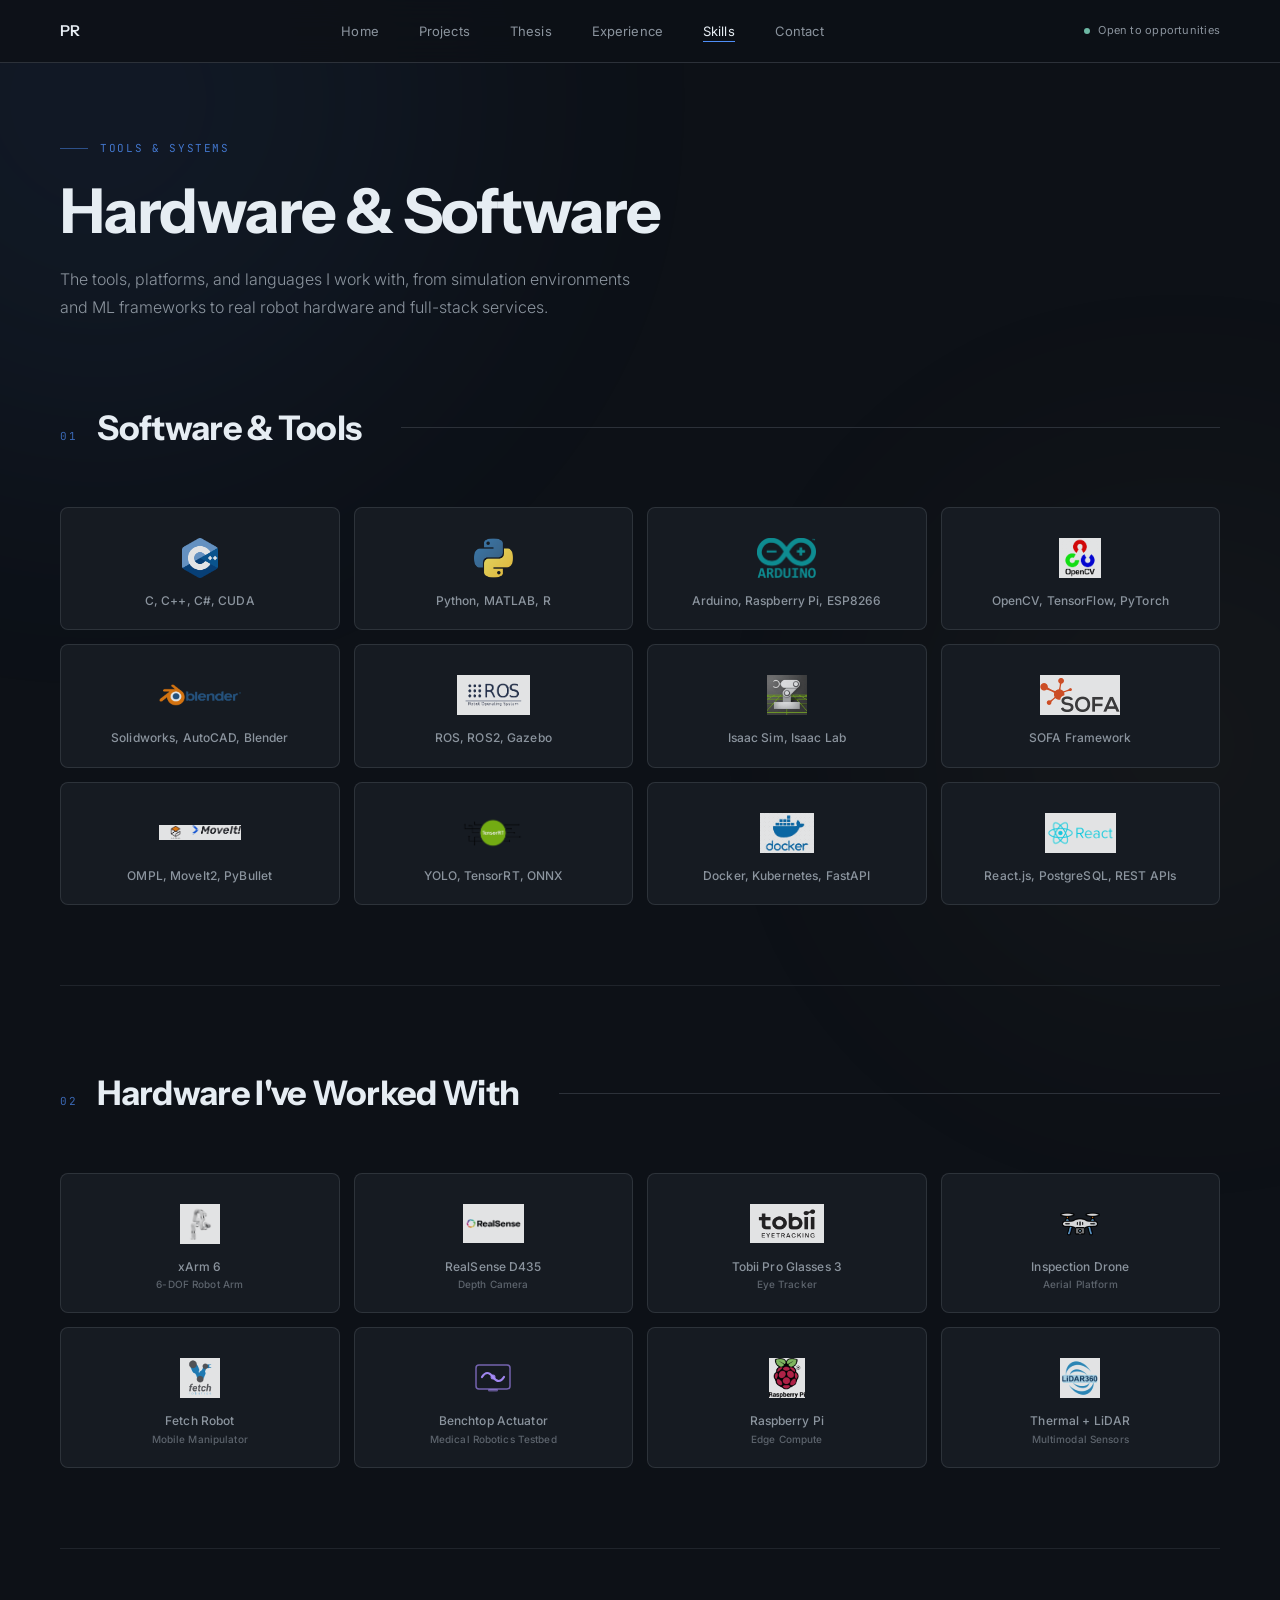
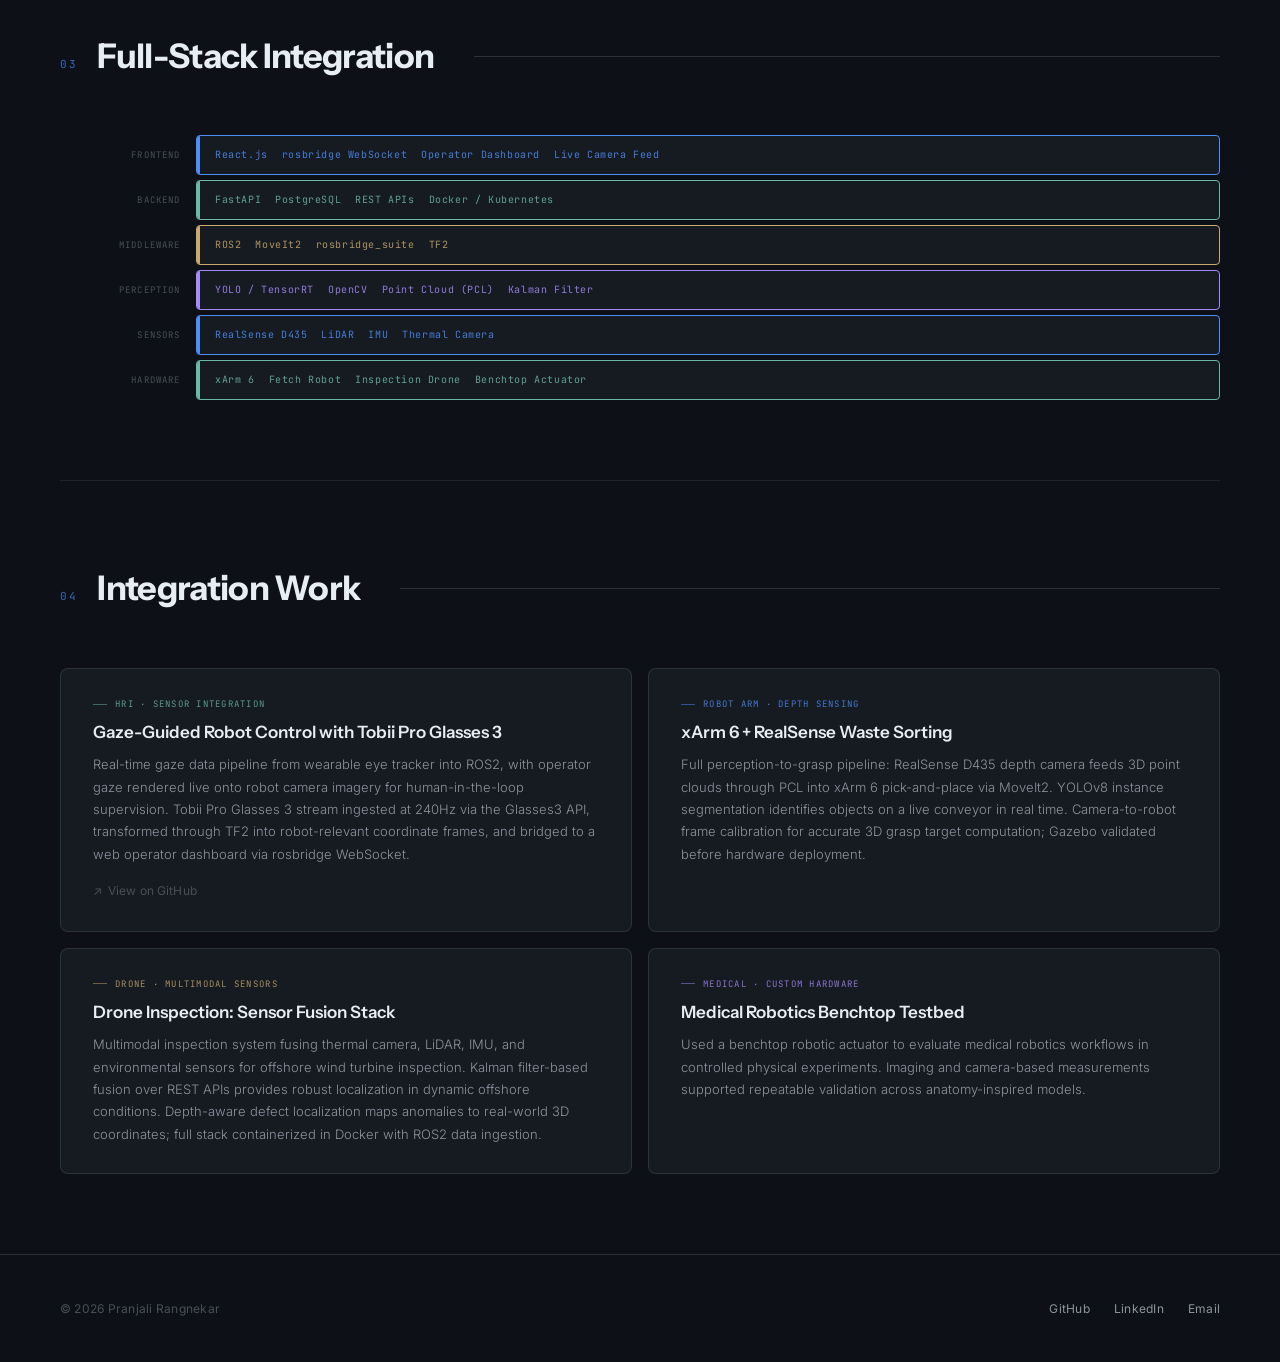
<file: hardware.html>
<!DOCTYPE html>
<html lang="en">
<head>
<meta charset="UTF-8">
<meta name="viewport" content="width=device-width, initial-scale=1.0">
<title>Skills | Pranjali Rangnekar</title>
<link rel="stylesheet" href="css/style.css">
<style>
  /* ---- SKILL ICON GRID ---- */
  .skill-icon-grid {
    display: grid;
    grid-template-columns: repeat(4, 1fr);
    gap: 14px;
  }
  .skill-icon-card {
    background: var(--surface);
    border: 1px solid var(--border);
    border-radius: 8px;
    padding: 28px 16px 20px;
    text-align: center;
    transition: border-color 0.25s, transform 0.25s, box-shadow 0.25s;
    cursor: default;
  }
  .skill-icon-card:hover {
    border-color: var(--sic-color, rgba(79,142,247,0.35));
    transform: translateY(-3px);
    box-shadow: 0 12px 36px rgba(0,0,0,0.22);
  }
  .sic-icon {
    height: 44px;
    margin-bottom: 12px;
    display: flex;
    align-items: center;
    justify-content: center;
  }
  .sic-icon img {
    max-height: 40px;
    max-width: 82px;
    width: auto;
    height: auto;
    object-fit: contain;
    opacity: 0.88;
    filter: brightness(1.05) saturate(0.9);
    transition: opacity 0.2s, filter 0.2s;
  }
  .skill-icon-card:hover .sic-icon img {
    opacity: 1;
    filter: brightness(1.1) saturate(1);
  }
  .sic-label {
    font-family: 'Inter', sans-serif;
    font-size: 12px;
    font-weight: 500;
    color: var(--text-muted);
    line-height: 1.45;
    letter-spacing: 0.01em;
  }

  /* ---- STACK LAYERS ---- */
  .stack-layers { display: flex; flex-direction: column; gap: 5px; }
  .stack-layer {
    display: grid;
    grid-template-columns: 120px 1fr;
    align-items: center;
    gap: 16px;
  }
  .layer-name {
    font-family: 'JetBrains Mono', monospace;
    font-size: 9px;
    color: var(--text-dim);
    letter-spacing: 0.12em;
    text-transform: uppercase;
    text-align: right;
  }
  .layer-bar {
    height: 40px;
    background: var(--surface);
    border: 1px solid var(--sl-color, var(--border));
    display: flex;
    align-items: center;
    padding: 0 18px;
    gap: 14px;
    position: relative;
    overflow: hidden;
    border-radius: 4px;
  }
  .layer-bar::before {
    content: '';
    position: absolute;
    left: 0; top: 0; bottom: 0;
    width: 3px;
    background: var(--sl-color, var(--accent));
  }
  .layer-item {
    font-family: 'JetBrains Mono', monospace;
    font-size: 10px;
    color: var(--sl-color, var(--text-muted));
    letter-spacing: 0.06em;
    opacity: 0.85;
  }

  /* ---- INTEGRATION CARDS ---- */
  .integration-grid {
    display: grid;
    grid-template-columns: repeat(2, 1fr);
    gap: 16px;
  }
  .int-card {
    background: var(--surface);
    border: 1px solid var(--border);
    border-radius: 8px;
    padding: 28px 32px;
    transition: border-color 0.25s, transform 0.25s;
    position: relative;
  }
  .int-card:hover {
    border-color: rgba(79,142,247,0.25);
    transform: translateY(-2px);
  }
  .int-card::before {
    content: '';
    position: absolute;
    top: 0; left: 0; right: 0;
    height: 2px;
    background: var(--ic-color, var(--accent));
    border-radius: 8px 8px 0 0;
    transform: scaleX(0);
    transform-origin: left;
    transition: transform 0.35s;
    opacity: 0.7;
  }
  .int-card:hover::before { transform: scaleX(1); }
  .int-cat {
    font-family: 'JetBrains Mono', monospace;
    font-size: 9px;
    color: var(--ic-color, var(--accent));
    letter-spacing: 0.14em;
    text-transform: uppercase;
    margin-bottom: 10px;
    opacity: 0.8;
    display: flex;
    align-items: center;
    gap: 8px;
  }
  .int-cat::before { content: ''; width: 14px; height: 1px; background: var(--ic-color, var(--accent)); opacity: 0.6; }
  .int-title {
    font-family: 'Instrument Sans', sans-serif;
    font-size: 17px;
    font-weight: 600;
    margin-bottom: 10px;
    line-height: 1.3;
  }
  .int-desc {
    font-size: 13px;
    color: var(--text-muted);
    line-height: 1.72;
    font-weight: 300;
  }
  .int-link {
    display: inline-flex;
    align-items: center;
    gap: 6px;
    margin-top: 16px;
    font-family: 'Inter', sans-serif;
    font-size: 12px;
    color: var(--text-dim);
    text-decoration: none;
    transition: color 0.2s;
    letter-spacing: 0.01em;
  }
  .int-link::before { content: '↗'; font-size: 12px; }
  .int-link:hover { color: var(--accent); }

  @media (max-width: 900px) {
    .skill-icon-grid { grid-template-columns: repeat(2, 1fr); }
    .stack-layer { grid-template-columns: 80px 1fr; }
    .integration-grid { grid-template-columns: 1fr; }
  }
</style>
</head>
<body>

<div class="orb orb-1"></div>
<div class="orb orb-2"></div>

<nav>
  <a href="index.html" class="nav-logo">PR</a>
  <ul class="nav-links">
    <li><a href="index.html">Home</a></li>
    <li><a href="cv-projects.html">Projects</a></li>
    <li><a href="thesis.html">Thesis</a></li>
    <li><a href="experience.html">Experience</a></li>
    <li><a href="hardware.html" class="active">Skills</a></li>
    <li><a href="mailto:prangnekar@wpi.edu">Contact</a></li>
  </ul>
  <div class="nav-status"><div class="status-dot"></div>Open to opportunities</div>
</nav>

<div class="page-content">
  <div class="page-hero">
    <div class="page-hero-eyebrow">Tools &amp; Systems</div>
    <h1 class="page-hero-title">Hardware &amp; Software</h1>
    <p class="page-hero-sub">The tools, platforms, and languages I work with, from simulation environments and ML frameworks to real robot hardware and full-stack services.</p>
  </div>

  <!-- ============================================================ -->
  <!-- SOFTWARE -->
  <!-- ============================================================ -->
  <section class="section" style="padding-top:0">
    <div class="section-header fade-in">
      <span class="section-num">01</span>
      <h2 class="section-title">Software &amp; Tools</h2>
      <div class="section-line"></div>
    </div>
    <div class="skill-icon-grid">

      <div class="skill-icon-card fade-in" style="--sic-color:rgba(79,142,247,0.35)">
        <span class="sic-icon"><img src="logo/ISO_C++_Logo.svg.png" alt="C++"></span>
        <div class="sic-label">C, C++, C#, CUDA</div>
      </div>

      <div class="skill-icon-card fade-in" style="--sic-color:rgba(109,184,164,0.35)">
        <span class="sic-icon"><img src="logo/Python-Emblem.png" alt="Python"></span>
        <div class="sic-label">Python, MATLAB, R</div>
      </div>

      <div class="skill-icon-card fade-in" style="--sic-color:rgba(201,169,110,0.35)">
        <span class="sic-icon"><img src="logo/Arduino_Logo.svg.png" alt="Arduino"></span>
        <div class="sic-label">Arduino, Raspberry Pi, ESP8266</div>
      </div>

      <div class="skill-icon-card fade-in" style="--sic-color:rgba(79,142,247,0.35)">
        <span class="sic-icon"><img src="logo/opencv.png" alt="OpenCV"></span>
        <div class="sic-label">OpenCV, TensorFlow, PyTorch</div>
      </div>

      <div class="skill-icon-card fade-in" style="--sic-color:rgba(109,184,164,0.35)">
        <span class="sic-icon"><img src="logo/Logo_Blender.svg.png" alt="Blender"></span>
        <div class="sic-label">Solidworks, AutoCAD, Blender</div>
      </div>

      <div class="skill-icon-card fade-in" style="--sic-color:rgba(201,169,110,0.35)">
        <span class="sic-icon"><img src="logo/ros-logo.png" alt="ROS"></span>
        <div class="sic-label">ROS, ROS2, Gazebo</div>
      </div>

      <div class="skill-icon-card fade-in" style="--sic-color:rgba(167,139,250,0.35)">
        <span class="sic-icon"><img src="logo/nvidia-issac-logo.jpg" alt="NVIDIA Isaac"></span>
        <div class="sic-label">Isaac Sim, Isaac Lab</div>
      </div>

      <div class="skill-icon-card fade-in" style="--sic-color:rgba(79,142,247,0.35)">
        <span class="sic-icon"><img src="logo/sofa_sim.png" alt="SOFA Framework"></span>
        <div class="sic-label">SOFA Framework</div>
      </div>

      <div class="skill-icon-card fade-in" style="--sic-color:rgba(109,184,164,0.35)">
        <span class="sic-icon"><img src="logo/move-it.jpg" alt="MoveIt2"></span>
        <div class="sic-label">OMPL, MoveIt2, PyBullet</div>
      </div>

      <div class="skill-icon-card fade-in" style="--sic-color:rgba(201,169,110,0.35)">
        <span class="sic-icon"><img src="logo/tensor-rt.png" alt="TensorRT"></span>
        <div class="sic-label">YOLO, TensorRT, ONNX</div>
      </div>

      <div class="skill-icon-card fade-in" style="--sic-color:rgba(167,139,250,0.35)">
        <span class="sic-icon"><img src="logo/docker.jpg" alt="Docker"></span>
        <div class="sic-label">Docker, Kubernetes, FastAPI</div>
      </div>

      <div class="skill-icon-card fade-in" style="--sic-color:rgba(79,142,247,0.35)">
        <span class="sic-icon"><img src="logo/react-logo.png" alt="React"></span>
        <div class="sic-label">React.js, PostgreSQL, REST APIs</div>
      </div>

    </div>
  </section>

  <div class="section-divider"><div class="divider-line"></div></div>

  <!-- ============================================================ -->
  <!-- HARDWARE -->
  <!-- ============================================================ -->
  <section class="section">
    <div class="section-header fade-in">
      <span class="section-num">02</span>
      <h2 class="section-title">Hardware I've Worked With</h2>
      <div class="section-line"></div>
    </div>
    <div class="skill-icon-grid">

      <div class="skill-icon-card fade-in" style="--sic-color:rgba(201,169,110,0.35)">
        <span class="sic-icon"><img src="logo/xarm.jpg" alt="xArm 6"></span>
        <div class="sic-label">xArm 6<br><span style="font-size:10px;opacity:0.6">6-DOF Robot Arm</span></div>
      </div>

      <div class="skill-icon-card fade-in" style="--sic-color:rgba(79,142,247,0.35)">
        <span class="sic-icon"><img src="logo/RealSense-Logo.jpg" alt="Intel RealSense"></span>
        <div class="sic-label">RealSense D435<br><span style="font-size:10px;opacity:0.6">Depth Camera</span></div>
      </div>

      <div class="skill-icon-card fade-in" style="--sic-color:rgba(109,184,164,0.35)">
        <span class="sic-icon"><img src="logo/tobii-logo.png" alt="Tobii"></span>
        <div class="sic-label">Tobii Pro Glasses 3<br><span style="font-size:10px;opacity:0.6">Eye Tracker</span></div>
      </div>

      <div class="skill-icon-card fade-in" style="--sic-color:rgba(201,169,110,0.35)">
        <span class="sic-icon"><img src="logo/drone.png" alt="Drone"></span>
        <div class="sic-label">Inspection Drone<br><span style="font-size:10px;opacity:0.6">Aerial Platform</span></div>
      </div>

      <div class="skill-icon-card fade-in" style="--sic-color:rgba(167,139,250,0.35)">
        <span class="sic-icon"><img src="logo/fetch.png" alt="Fetch Robot"></span>
        <div class="sic-label">Fetch Robot<br><span style="font-size:10px;opacity:0.6">Mobile Manipulator</span></div>
      </div>

      <div class="skill-icon-card fade-in" style="--sic-color:rgba(167,139,250,0.35)">
        <span class="sic-icon">
          <svg viewBox="0 0 44 44" width="44" height="44" fill="none" xmlns="http://www.w3.org/2000/svg">
            <rect x="5" y="9" width="34" height="24" rx="3" stroke="#a78bfa" stroke-width="1.5" opacity="0.65"/>
            <path d="M11 21 Q16 13 22 21 Q28 29 33 21" stroke="#a78bfa" stroke-width="2.2" stroke-linecap="round" fill="none" opacity="0.95"/>
            <circle cx="22" cy="21" r="2.5" fill="#a78bfa" opacity="0.85"/>
            <rect x="17" y="33" width="10" height="2.5" rx="1.25" fill="#a78bfa" opacity="0.5"/>
          </svg>
        </span>
        <div class="sic-label">Benchtop Actuator<br><span style="font-size:10px;opacity:0.6">Medical Robotics Testbed</span></div>
      </div>

      <div class="skill-icon-card fade-in" style="--sic-color:rgba(109,184,164,0.35)">
        <span class="sic-icon"><img src="logo/raspberry-pi.png" alt="Raspberry Pi"></span>
        <div class="sic-label">Raspberry Pi<br><span style="font-size:10px;opacity:0.6">Edge Compute</span></div>
      </div>

      <div class="skill-icon-card fade-in" style="--sic-color:rgba(201,169,110,0.35)">
        <span class="sic-icon"><img src="logo/lidar.jpg" alt="LiDAR"></span>
        <div class="sic-label">Thermal + LiDAR<br><span style="font-size:10px;opacity:0.6">Multimodal Sensors</span></div>
      </div>

    </div>
  </section>

  <div class="section-divider"><div class="divider-line"></div></div>

  <!-- ============================================================ -->
  <!-- FULL STACK -->
  <!-- ============================================================ -->
  <section class="section">
    <div class="section-header fade-in">
      <span class="section-num">03</span>
      <h2 class="section-title">Full-Stack Integration</h2>
      <div class="section-line"></div>
    </div>
    <div class="stack-layers fade-in">
      <div class="stack-layer">
        <div class="layer-name">Frontend</div>
        <div class="layer-bar" style="--sl-color:#4f8ef7">
          <span class="layer-item">React.js</span>
          <span class="layer-item">rosbridge WebSocket</span>
          <span class="layer-item">Operator Dashboard</span>
          <span class="layer-item">Live Camera Feed</span>
        </div>
      </div>
      <div class="stack-layer">
        <div class="layer-name">Backend</div>
        <div class="layer-bar" style="--sl-color:#6db8a4">
          <span class="layer-item">FastAPI</span>
          <span class="layer-item">PostgreSQL</span>
          <span class="layer-item">REST APIs</span>
          <span class="layer-item">Docker / Kubernetes</span>
        </div>
      </div>
      <div class="stack-layer">
        <div class="layer-name">Middleware</div>
        <div class="layer-bar" style="--sl-color:#c9a96e">
          <span class="layer-item">ROS2</span>
          <span class="layer-item">MoveIt2</span>
          <span class="layer-item">rosbridge_suite</span>
          <span class="layer-item">TF2</span>
        </div>
      </div>
      <div class="stack-layer">
        <div class="layer-name">Perception</div>
        <div class="layer-bar" style="--sl-color:#a78bfa">
          <span class="layer-item">YOLO / TensorRT</span>
          <span class="layer-item">OpenCV</span>
          <span class="layer-item">Point Cloud (PCL)</span>
          <span class="layer-item">Kalman Filter</span>
        </div>
      </div>
      <div class="stack-layer">
        <div class="layer-name">Sensors</div>
        <div class="layer-bar" style="--sl-color:#4f8ef7">
          <span class="layer-item">RealSense D435</span>
          <span class="layer-item">LiDAR</span>
          <span class="layer-item">IMU</span>
          <span class="layer-item">Thermal Camera</span>
        </div>
      </div>
      <div class="stack-layer">
        <div class="layer-name">Hardware</div>
        <div class="layer-bar" style="--sl-color:#6db8a4">
          <span class="layer-item">xArm 6</span>
          <span class="layer-item">Fetch Robot</span>
          <span class="layer-item">Inspection Drone</span>
          <span class="layer-item">Benchtop Actuator</span>
        </div>
      </div>
    </div>
  </section>

  <div class="section-divider"><div class="divider-line"></div></div>

  <!-- ============================================================ -->
  <!-- INTEGRATION PROJECTS -->
  <!-- ============================================================ -->
  <section class="section">
    <div class="section-header fade-in">
      <span class="section-num">04</span>
      <h2 class="section-title">Integration Work</h2>
      <div class="section-line"></div>
    </div>
    <div class="integration-grid">

      <div class="int-card fade-in" style="--ic-color:#6db8a4">
        <div class="int-cat">HRI · Sensor Integration</div>
        <div class="int-title">Gaze-Guided Robot Control with Tobii Pro Glasses 3</div>
        <p class="int-desc">Real-time gaze data pipeline from wearable eye tracker into ROS2, with operator gaze rendered live onto robot camera imagery for human-in-the-loop supervision. Tobii Pro Glasses 3 stream ingested at 240Hz via the Glasses3 API, transformed through TF2 into robot-relevant coordinate frames, and bridged to a web operator dashboard via rosbridge WebSocket.</p>
        <a href="https://github.com/pranjalirangnekar/Gaze-Guided-Robot-Control-ROS-Tobii-" target="_blank" class="int-link">View on GitHub</a>
      </div>

      <div class="int-card fade-in" style="--ic-color:#4f8ef7">
        <div class="int-cat">Robot Arm · Depth Sensing</div>
        <div class="int-title">xArm 6 + RealSense Waste Sorting</div>
        <p class="int-desc">Full perception-to-grasp pipeline: RealSense D435 depth camera feeds 3D point clouds through PCL into xArm 6 pick-and-place via MoveIt2. YOLOv8 instance segmentation identifies objects on a live conveyor in real time. Camera-to-robot frame calibration for accurate 3D grasp target computation; Gazebo validated before hardware deployment.</p>
      </div>

      <div class="int-card fade-in" style="--ic-color:#c9a96e">
        <div class="int-cat">Drone · Multimodal Sensors</div>
        <div class="int-title">Drone Inspection: Sensor Fusion Stack</div>
        <p class="int-desc">Multimodal inspection system fusing thermal camera, LiDAR, IMU, and environmental sensors for offshore wind turbine inspection. Kalman filter-based fusion over REST APIs provides robust localization in dynamic offshore conditions. Depth-aware defect localization maps anomalies to real-world 3D coordinates; full stack containerized in Docker with ROS2 data ingestion.</p>
      </div>

      <div class="int-card fade-in" style="--ic-color:#a78bfa">
        <div class="int-cat">Medical · Custom Hardware</div>
        <div class="int-title">Medical Robotics Benchtop Testbed</div>
        <p class="int-desc">Used a benchtop robotic actuator to evaluate medical robotics workflows in controlled physical experiments. Imaging and camera-based measurements supported repeatable validation across anatomy-inspired models.</p>
      </div>

    </div>
  </section>

</div>

<footer>
  <div class="footer-left">© 2026 Pranjali Rangnekar</div>
  <div class="footer-links">
    <a href="https://github.com/pranjalirangnekar" class="footer-link" target="_blank">GitHub</a>
    <a href="#" class="footer-link">LinkedIn</a>
    <a href="mailto:prangnekar@wpi.edu" class="footer-link">Email</a>
  </div>
</footer>

<script src="js/main.js"></script>
</body>
</html>
</file>
<file: css/style.css>
/* ============================================
   PRANJALI RANGNEKAR — PORTFOLIO SHARED STYLES
   ============================================ */

@import url('https://fonts.googleapis.com/css2?family=Instrument+Sans:ital,wght@0,400;0,500;0,600;0,700;1,400&family=Inter:wght@300;400;500;600&family=JetBrains+Mono:wght@400;500&display=swap');

:root {
  --bg: #0d1117;
  --bg2: #10151c;
  --surface: #161b22;
  --surface2: #1c2330;
  --accent: #4f8ef7;
  --accent2: #c9a96e;
  --accent3: #6db8a4;
  --accent4: #a78bfa;
  --accent5: #a778c8;
  --text: #e6edf3;
  --text-muted: #8b949e;
  --text-dim: #484f58;
  --border: rgba(48, 54, 61, 0.9);
  --glow: rgba(79, 142, 247, 0.08);
}

*, *::before, *::after { box-sizing: border-box; margin: 0; padding: 0; }
html { scroll-behavior: smooth; }

body {
  background: var(--bg);
  color: var(--text);
  font-family: 'Inter', sans-serif;
  font-size: 16px;
  line-height: 1.6;
  overflow-x: hidden;
}

/* ---- SUBTLE AMBIENT GLOW ---- */
.orb {
  position: fixed;
  border-radius: 50%;
  filter: blur(140px);
  pointer-events: none;
  z-index: 0;
  opacity: 0.07;
  animation: orbFloat 25s ease-in-out infinite;
}
.orb-1 { width: 700px; height: 700px; background: #4f8ef7; top: -250px; left: -250px; }
.orb-2 { width: 500px; height: 500px; background: #c9a96e; top: 55%; right: -150px; animation-delay: -10s; opacity: 0.05; }
.orb-3 { display: none; }

@keyframes orbFloat {
  0%, 100% { transform: translate(0, 0) scale(1); }
  50% { transform: translate(20px, -30px) scale(1.03); }
}

/* ---- NAV ---- */
nav {
  position: fixed;
  top: 0; left: 0; right: 0;
  z-index: 100;
  padding: 18px 60px;
  display: flex;
  align-items: center;
  justify-content: space-between;
  background: rgba(13, 17, 23, 0.85);
  backdrop-filter: blur(24px);
  border-bottom: 1px solid var(--border);
}
.nav-logo {
  font-family: 'Instrument Sans', sans-serif;
  font-size: 15px;
  font-weight: 600;
  color: var(--text);
  letter-spacing: 0.02em;
  text-decoration: none;
}
.nav-links { display: flex; gap: 40px; list-style: none; }
.nav-links a {
  font-family: 'Inter', sans-serif;
  font-size: 13px;
  font-weight: 400;
  color: var(--text-muted);
  text-decoration: none;
  letter-spacing: 0.01em;
  transition: color 0.2s;
  position: relative;
}
.nav-links a::after {
  content: '';
  position: absolute;
  bottom: -3px; left: 0;
  width: 0; height: 1px;
  background: var(--accent);
  transition: width 0.2s;
}
.nav-links a:hover, .nav-links a.active { color: var(--text); }
.nav-links a:hover::after, .nav-links a.active::after { width: 100%; }
.nav-status {
  display: flex;
  align-items: center;
  gap: 8px;
  font-family: 'Inter', sans-serif;
  font-size: 11px;
  color: var(--text-muted);
  letter-spacing: 0.02em;
}
.status-dot {
  width: 6px; height: 6px;
  background: var(--accent3);
  border-radius: 50%;
  animation: pulse 3s ease-in-out infinite;
}
@keyframes pulse {
  0%, 100% { opacity: 1; }
  50% { opacity: 0.4; }
}

/* ---- SECTION LAYOUT ---- */
.page-content { position: relative; z-index: 1; }

.section {
  padding: 80px 60px;
  position: relative;
  z-index: 1;
}
.section-sm { padding: 40px 60px; }

.section-header {
  display: flex;
  align-items: baseline;
  gap: 20px;
  margin-bottom: 52px;
}
.section-num {
  font-family: 'JetBrains Mono', monospace;
  font-size: 11px;
  color: var(--accent);
  letter-spacing: 0.15em;
  opacity: 0.7;
}
.section-title {
  font-family: 'Instrument Sans', sans-serif;
  font-size: 34px;
  font-weight: 700;
  letter-spacing: -0.02em;
}
.section-line {
  flex: 1;
  height: 1px;
  background: var(--border);
  margin-left: 20px;
  align-self: center;
}
.section-divider {
  padding: 0 60px;
  position: relative;
  z-index: 1;
}
.divider-line {
  height: 1px;
  background: var(--border);
  opacity: 0.6;
}

/* ---- PAGE HERO (inner pages) ---- */
.page-hero {
  padding: 140px 60px 80px;
  position: relative;
  z-index: 1;
}
.page-hero-eyebrow {
  font-family: 'JetBrains Mono', monospace;
  font-size: 11px;
  color: var(--accent);
  letter-spacing: 0.15em;
  text-transform: uppercase;
  margin-bottom: 20px;
  display: flex;
  align-items: center;
  gap: 12px;
  opacity: 0.8;
}
.page-hero-eyebrow::before {
  content: '';
  width: 28px; height: 1px;
  background: var(--accent);
  opacity: 0.6;
}
.page-hero-title {
  font-family: 'Instrument Sans', sans-serif;
  font-size: clamp(38px, 5vw, 62px);
  font-weight: 700;
  letter-spacing: -0.025em;
  line-height: 1.08;
  margin-bottom: 20px;
}
.page-hero-title .hl { color: var(--accent); }
.page-hero-sub {
  font-size: 16px;
  color: var(--text-muted);
  max-width: 580px;
  line-height: 1.75;
  font-weight: 300;
}

/* ---- CARDS ---- */
.card {
  background: var(--surface);
  border: 1px solid var(--border);
  padding: 28px;
  position: relative;
  overflow: hidden;
  transition: border-color 0.3s, transform 0.3s, box-shadow 0.3s;
  border-radius: 6px;
}
.card:hover {
  border-color: rgba(79, 142, 247, 0.3);
  transform: translateY(-2px);
  box-shadow: 0 12px 40px rgba(0,0,0,0.3);
}
.card-cut {
  border-radius: 6px;
}

/* ---- TAGS ---- */
.tag {
  font-family: 'JetBrains Mono', monospace;
  font-size: 10px;
  padding: 4px 10px;
  background: rgba(255,255,255,0.04);
  border: 1px solid rgba(255,255,255,0.08);
  color: var(--text-dim);
  letter-spacing: 0.05em;
  border-radius: 4px;
  display: inline-block;
}
.tag-accent { color: var(--accent); border-color: rgba(79,142,247,0.25); background: rgba(79,142,247,0.06); }
.tag-red { color: var(--accent2); border-color: rgba(201,169,110,0.25); background: rgba(201,169,110,0.06); }
.tag-green { color: var(--accent3); border-color: rgba(109,184,164,0.25); background: rgba(109,184,164,0.06); }
.tag-yellow { color: var(--accent4); border-color: rgba(167,139,250,0.25); background: rgba(167,139,250,0.06); }
.tag-purple { color: var(--accent5); border-color: rgba(167,120,200,0.25); background: rgba(167,120,200,0.06); }

.tags-row { display: flex; flex-wrap: wrap; gap: 7px; }

/* ---- BUTTONS ---- */
.btn {
  font-family: 'Inter', sans-serif;
  font-size: 13px;
  font-weight: 500;
  letter-spacing: 0.02em;
  padding: 11px 24px;
  text-decoration: none;
  display: inline-block;
  transition: all 0.2s;
  border-radius: 6px;
}
.btn-primary {
  background: var(--accent);
  color: #fff;
  border: 1px solid var(--accent);
}
.btn-primary:hover {
  background: #6b9ff8;
  border-color: #6b9ff8;
  transform: translateY(-1px);
  box-shadow: 0 6px 20px rgba(79,142,247,0.25);
}
.btn-outline {
  background: transparent;
  color: var(--text-muted);
  border: 1px solid var(--border);
}
.btn-outline:hover {
  color: var(--text);
  border-color: rgba(79,142,247,0.35);
  background: rgba(79,142,247,0.05);
}

/* ---- MEDIA PLACEHOLDER ---- */
.media-box {
  background: var(--surface2);
  border: 1px solid var(--border);
  display: flex;
  align-items: center;
  justify-content: center;
  position: relative;
  overflow: hidden;
  min-height: 220px;
  border-radius: 6px;
}
.media-label {
  font-family: 'JetBrains Mono', monospace;
  font-size: 10px;
  color: var(--text-dim);
  letter-spacing: 0.08em;
  text-align: center;
  padding: 20px;
  line-height: 1.8;
}

/* ---- FOOTER ---- */
footer {
  position: relative;
  z-index: 1;
  padding: 44px 60px;
  border-top: 1px solid var(--border);
  display: flex;
  align-items: center;
  justify-content: space-between;
  flex-wrap: wrap;
  gap: 20px;
}
.footer-left {
  font-family: 'Inter', sans-serif;
  font-size: 12px;
  color: var(--text-dim);
  letter-spacing: 0.02em;
}
.footer-links { display: flex; gap: 24px; }
.footer-link {
  font-family: 'Inter', sans-serif;
  font-size: 12px;
  color: var(--text-muted);
  text-decoration: none;
  letter-spacing: 0.02em;
  transition: color 0.2s;
}
.footer-link:hover { color: var(--text); }

/* ---- FADE IN ANIMATION ---- */
.fade-in {
  opacity: 0;
  transform: translateY(16px);
  transition: opacity 0.6s ease, transform 0.6s ease;
}
.fade-in.visible { opacity: 1; transform: translateY(0); }

/* ---- RESPONSIVE ---- */
@media (max-width: 900px) {
  nav { padding: 14px 24px; }
  .nav-links { gap: 20px; }
  .nav-status { display: none; }
  .section, .page-hero { padding-left: 24px; padding-right: 24px; }
  .section-sm { padding-left: 24px; padding-right: 24px; }
  .section-divider { padding: 0 24px; }
  .section-title { font-size: 26px; }
  footer { padding: 36px 24px; }
}
</file>
